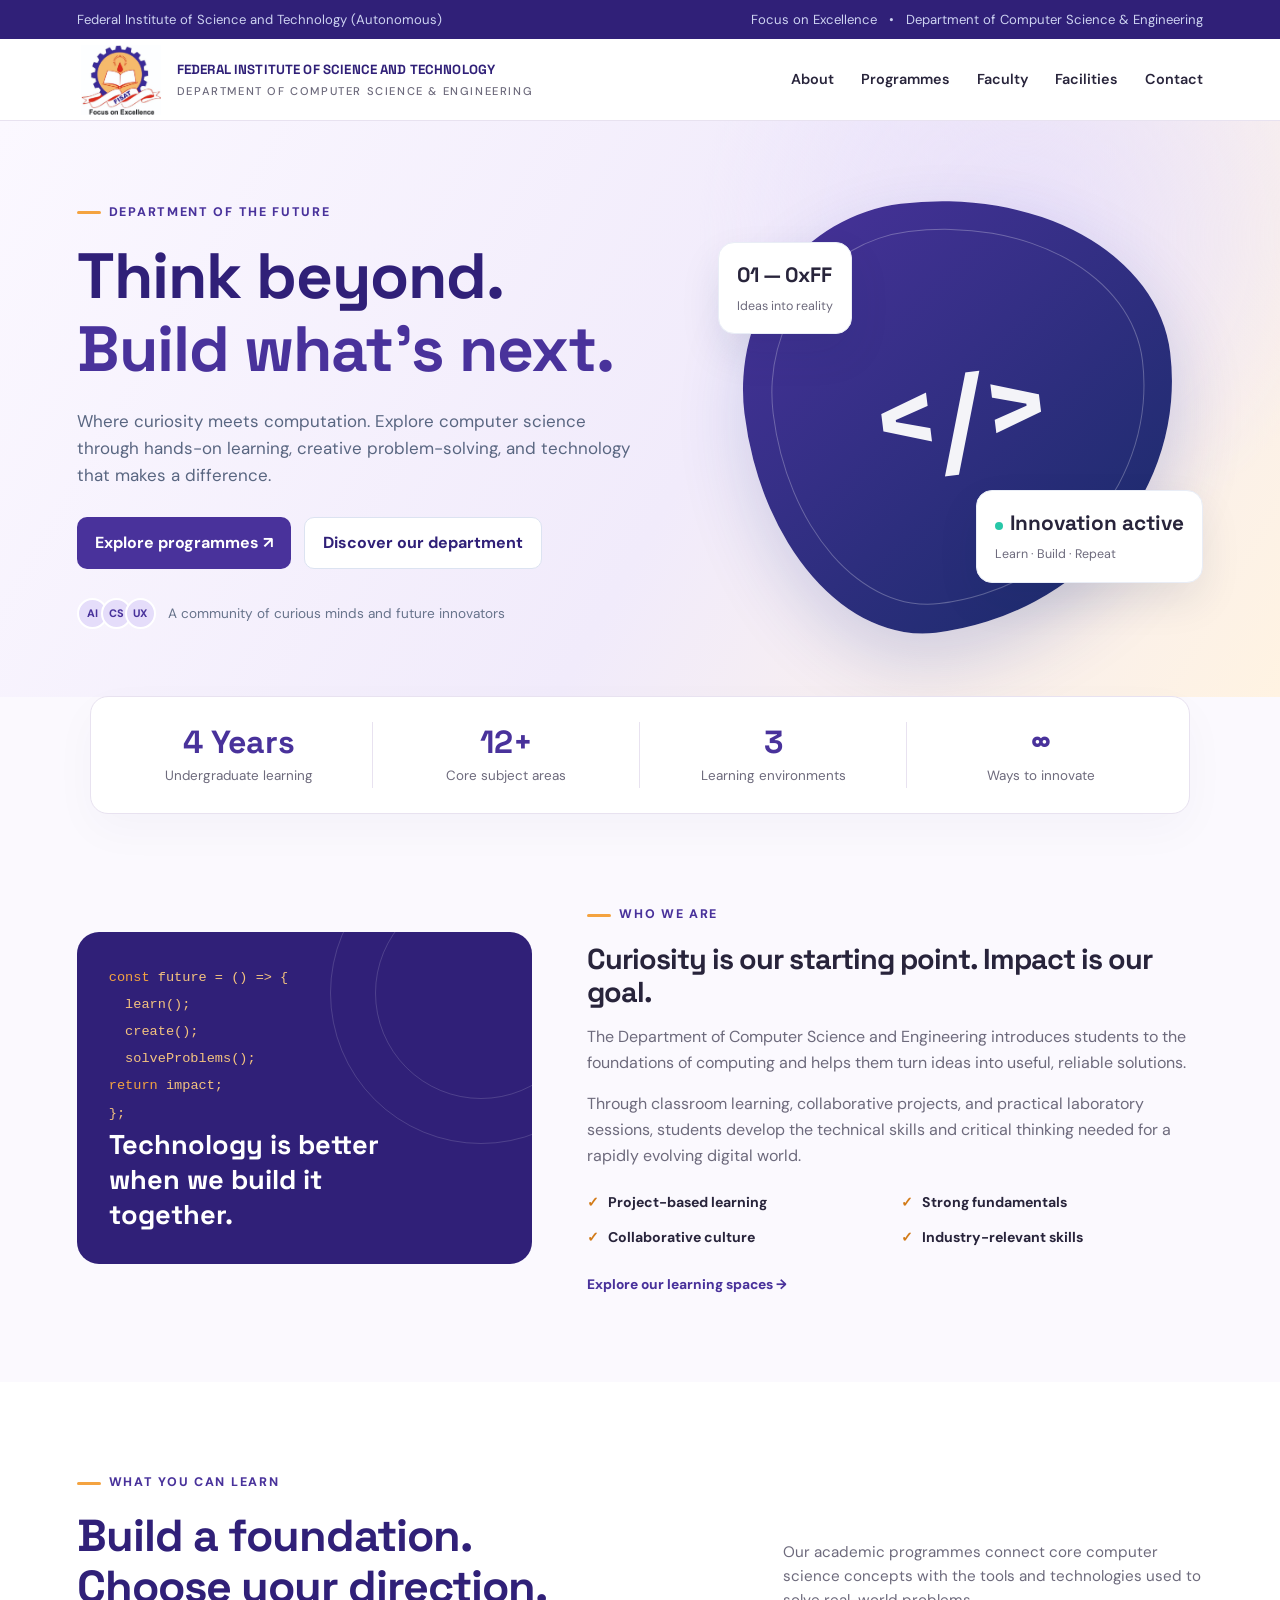
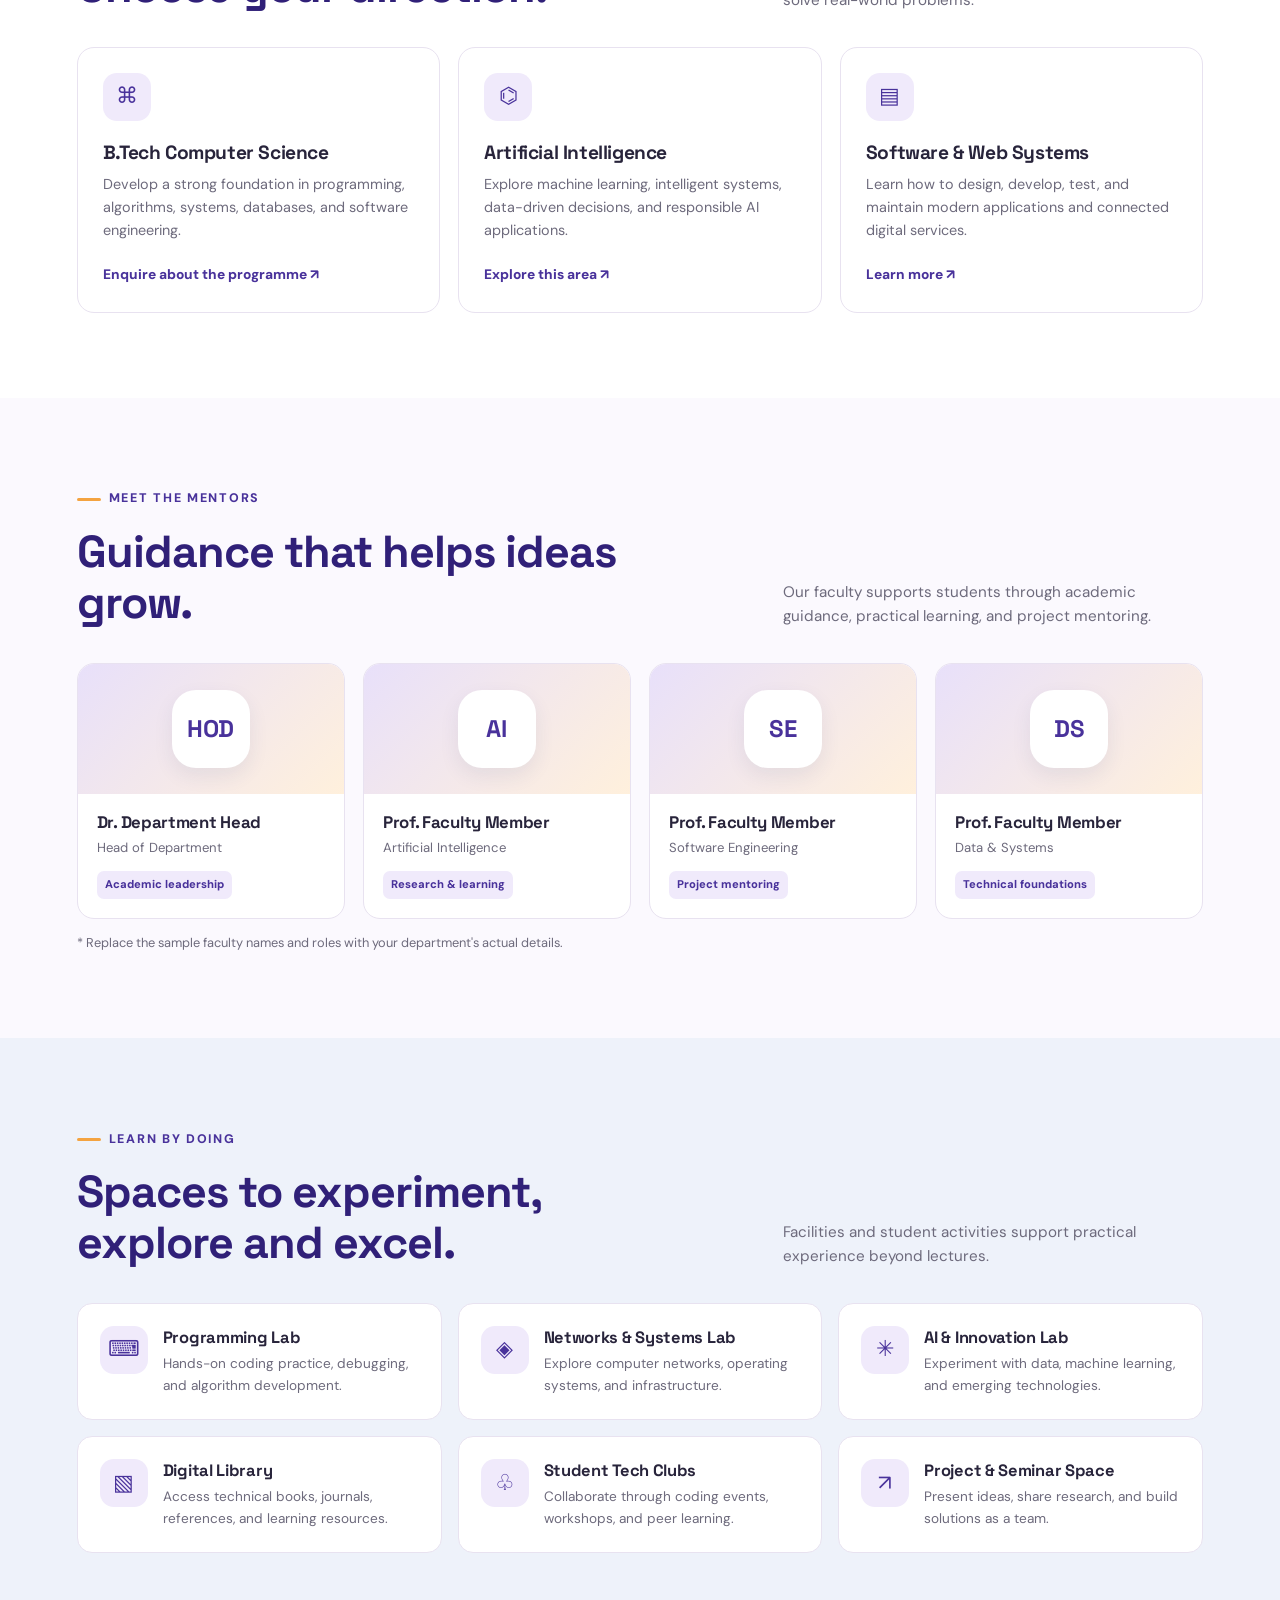
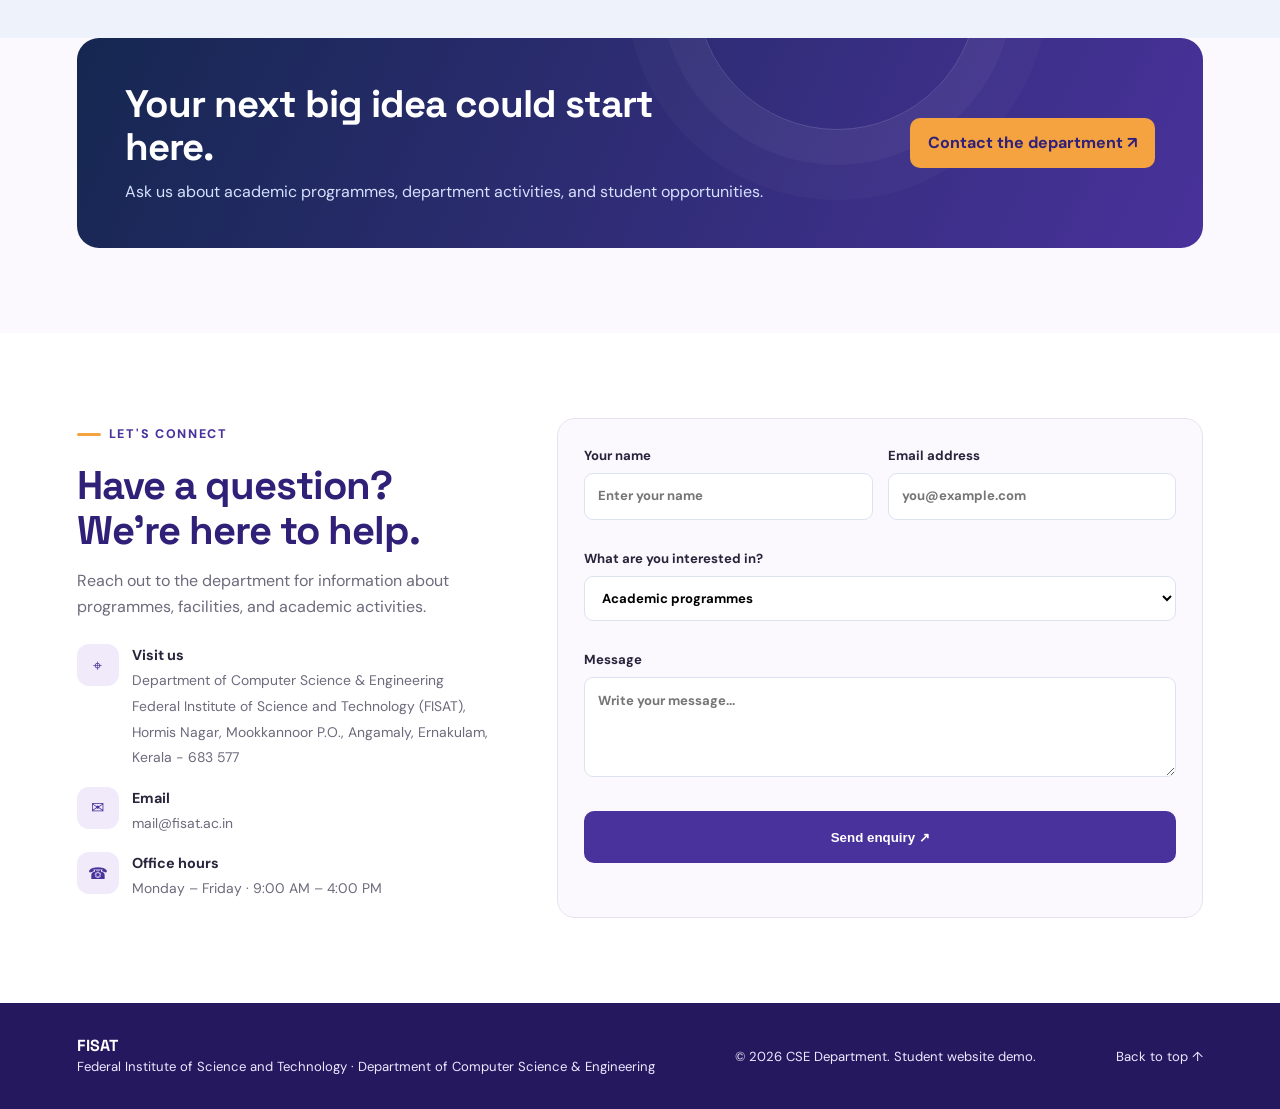
<file: index.html>
<!DOCTYPE html>
<html lang="en">
<head>
  <meta charset="UTF-8">
  <meta name="viewport" content="width=device-width, initial-scale=1.0">
  <meta name="description" content="Computer Science and Engineering Department, Federal Institute of Science and Technology (FISAT), Angamaly">
  <title>Computer Science & Engineering | FISAT</title>
  <link rel="preconnect" href="https://fonts.googleapis.com">
  <link href="https://fonts.googleapis.com/css2?family=DM+Sans:wght@400;500;600;700&family=Space+Grotesk:wght@500;600;700&display=swap" rel="stylesheet">
  <style>
    :root{--navy:#302078;--blue:#49329b;--cyan:#f4a340;--ink:#28243b;--muted:#6d6a7c;--paper:#fbf9fe;--line:#e8e2f0;--white:#fff}
    *{box-sizing:border-box;margin:0;padding:0}
    html{scroll-behavior:smooth}
    body{font-family:'DM Sans',sans-serif;color:var(--ink);background:var(--paper);line-height:1.6}
    a{text-decoration:none;color:inherit}
    .topbar{background:var(--navy);color:#dfe7ff;font-size:.82rem;padding:9px 6%;display:flex;justify-content:space-between;gap:15px;flex-wrap:wrap}
    .topbar span{opacity:.9}.nav{height:82px;background:#fff;display:flex;align-items:center;justify-content:space-between;padding:0 6%;position:sticky;top:0;z-index:20;border-bottom:1px solid var(--line)}
    .brand{display:flex;align-items:center;gap:12px;font-family:'Space Grotesk',sans-serif;font-weight:700;letter-spacing:-.4px}
    .fisat-logo{width:88px;height:70px;object-fit:contain;flex-shrink:0}.brand-text{max-width:360px;font-size:.83rem;line-height:1.3;color:var(--navy);letter-spacing:.15px}.brand small{display:block;color:var(--muted);font:600 .68rem 'DM Sans',sans-serif;letter-spacing:.55px;text-transform:uppercase;margin-top:5px}
    .logo{width:45px;height:45px;background:linear-gradient(135deg,var(--blue),#6a56b8);border-radius:14px;display:grid;place-items:center;color:white;font-size:1rem;box-shadow:0 7px 18px #49329b30}
    .brand small{display:block;color:var(--muted);font:500 .7rem 'DM Sans',sans-serif;letter-spacing:1.6px;text-transform:uppercase}
    .navlinks{display:flex;align-items:center;gap:27px;font-size:.9rem;font-weight:600}.navlinks a:hover{color:var(--blue)}
    .navbtn,.btn{display:inline-flex;align-items:center;justify-content:center;border-radius:10px;background:var(--blue);color:#fff;padding:12px 18px;font-weight:700;border:0;cursor:pointer;transition:.2s}
    .navbtn:hover,.btn:hover{transform:translateY(-2px);box-shadow:0 8px 20px #49329b30}
    .menu{display:none;background:none;border:0;font-size:1.7rem}
    .hero{padding:75px 6% 68px;background:radial-gradient(circle at 80% 20%,#e8e0fa 0,transparent 29%),linear-gradient(120deg,#fbf8ff 0%,#f1ebfb 55%,#fff3e2 100%);overflow:hidden}
    .hero-grid{max-width:1240px;margin:auto;display:grid;grid-template-columns:1.1fr .9fr;align-items:center;gap:48px}
    .eyebrow{display:inline-flex;align-items:center;gap:8px;color:var(--blue);font-size:.78rem;font-weight:800;letter-spacing:1.7px;text-transform:uppercase;margin-bottom:18px}
    .eyebrow:before{content:"";width:24px;height:3px;background:var(--cyan);border-radius:9px}
    h1,h2,h3{font-family:'Space Grotesk',sans-serif;line-height:1.13;letter-spacing:-1px}
    h1{font-size:clamp(2.8rem,5vw,4.8rem);color:var(--navy);max-width:700px}
    h1 em{font-style:normal;color:var(--blue)}
    .hero p{color:#596681;font-size:1.06rem;max-width:560px;margin:23px 0 28px}
    .actions{display:flex;gap:13px;flex-wrap:wrap}.btn.secondary{background:#fff;color:var(--navy);border:1px solid #dce3f1}
    .hero-note{display:flex;align-items:center;gap:12px;margin-top:29px;color:#67738b;font-size:.85rem}
    .avatars{display:flex}.avatar{width:31px;height:31px;border:2px solid #fff;border-radius:50%;display:grid;place-items:center;margin-left:-7px;background:#e5ddfa;font-size:.68rem;font-weight:800;color:#49329b}.avatar:first-child{margin-left:0}
    .visual{position:relative;min-height:410px;display:grid;place-items:center}
    .orb{width:min(100%,430px);aspect-ratio:1;border-radius:42% 58% 62% 38% / 44% 42% 58% 56%;background:linear-gradient(145deg,#49329b,#182b68);position:relative;transform:rotate(-7deg);box-shadow:0 30px 70px #263d9c30}
    .orb:before{content:"</>";position:absolute;inset:0;display:grid;place-items:center;color:#fff;font:700 7rem 'Space Grotesk';opacity:.95}
    .orb:after{content:"";position:absolute;inset:28px;border:1px solid #ffffff44;border-radius:inherit}
    .float-card{position:absolute;background:#fff;border:1px solid #e9edf6;border-radius:16px;padding:16px 18px;box-shadow:0 18px 40px #172a5318;transform:rotate(0deg)}
    .float-card strong{display:block;font-size:1.3rem;font-family:'Space Grotesk'}.float-card small{color:var(--muted);font-size:.78rem}
    .card-a{top:44px;left:0}.card-b{bottom:45px;right:0}.dot{display:inline-block;width:8px;height:8px;border-radius:50%;background:#28c7a8;margin-right:7px}
    .stats{max-width:1100px;margin:-1px auto 0;background:#fff;border:1px solid var(--line);border-radius:18px;display:grid;grid-template-columns:repeat(4,1fr);padding:25px 15px;box-shadow:0 16px 45px #142b5708;position:relative;z-index:2}
    .stat{text-align:center;border-right:1px solid var(--line)}.stat:last-child{border:0}.stat strong{font:700 2rem 'Space Grotesk';color:var(--blue);display:block}.stat span{font-size:.84rem;color:var(--muted)}
    section{padding:85px 6%}.container{max-width:1160px;margin:auto}.section-head{display:flex;justify-content:space-between;align-items:end;gap:25px;margin-bottom:34px}.section-head h2{font-size:clamp(2rem,3.5vw,3rem);color:var(--navy);max-width:570px}.section-head p{max-width:420px;color:var(--muted);font-size:.95rem}
    .about-grid{display:grid;grid-template-columns:.85fr 1.15fr;gap:55px;align-items:center}
    .about-art{background:var(--navy);border-radius:22px;min-height:330px;padding:32px;position:relative;overflow:hidden;color:white;display:flex;flex-direction:column;justify-content:space-between}
    .about-art:before,.about-art:after{content:"";position:absolute;border:1px solid #ffffff26;border-radius:50%;width:300px;height:300px;right:-100px;top:-90px}.about-art:after{width:210px;height:210px;right:-55px;top:-45px}
    .code-lines{font:500 .85rem monospace;color:#f4c37f;line-height:2;position:relative;z-index:1}.code-lines span{color:var(--cyan)}.art-caption{font:700 1.7rem 'Space Grotesk';position:relative;z-index:1;max-width:280px}
    .about-copy h3{font-size:1.8rem;margin-bottom:16px}.about-copy p{color:var(--muted);margin-bottom:16px}.checklist{display:grid;grid-template-columns:1fr 1fr;gap:12px;margin:23px 0}.check{font-weight:700;font-size:.88rem}.check:before{content:"✓";color:#d27b19;font-weight:900;margin-right:9px}
    .programs{background:#fff}.program-grid{display:grid;grid-template-columns:repeat(3,1fr);gap:18px}.program-card{border:1px solid var(--line);padding:25px;border-radius:17px;transition:.2s;background:#fff}.program-card:hover{transform:translateY(-5px);box-shadow:0 16px 35px #10234b0e;border-color:#d8ccef}.icon{width:48px;height:48px;border-radius:14px;background:#f0eafb;color:var(--blue);display:grid;place-items:center;font-size:1.35rem;margin-bottom:21px}.program-card h3{font-size:1.2rem;letter-spacing:-.4px;margin-bottom:10px}.program-card p{color:var(--muted);font-size:.9rem;margin-bottom:19px}.text-link{font-weight:800;color:var(--blue);font-size:.86rem}
    .faculty-grid{display:grid;grid-template-columns:repeat(4,1fr);gap:18px}.faculty{background:#fff;border:1px solid var(--line);border-radius:17px;overflow:hidden}.faculty-top{height:130px;background:linear-gradient(135deg,#e8e0fa,#fff0dc);display:grid;place-items:center}.portrait{width:78px;height:78px;border-radius:24px;background:#fff;color:var(--blue);display:grid;place-items:center;font:700 1.5rem 'Space Grotesk';box-shadow:0 8px 20px #203a7b15}.faculty-info{padding:19px}.faculty-info h3{font-size:1.05rem;letter-spacing:-.3px}.faculty-info p{font-size:.82rem;color:var(--muted);margin-top:5px}.tag{display:inline-block;margin-top:13px;background:#f0eafb;color:#49329b;border-radius:7px;padding:5px 8px;font-size:.7rem;font-weight:800}
    .facility-grid{display:grid;grid-template-columns:repeat(3,1fr);gap:16px}.facility{background:#fff;padding:22px;border-radius:15px;border:1px solid var(--line);display:flex;gap:15px}.facility .icon{flex-shrink:0;margin:0}.facility h3{font-size:1.03rem;letter-spacing:-.3px;margin:3px 0 6px}.facility p{font-size:.85rem;color:var(--muted)}
    .cta{padding:0 6% 85px}.cta-box{max-width:1160px;margin:auto;background:linear-gradient(115deg,#152750,#49329b);border-radius:22px;padding:44px 48px;color:#fff;display:flex;justify-content:space-between;align-items:center;gap:25px;position:relative;overflow:hidden}.cta-box:after{content:"";position:absolute;width:280px;height:280px;border:1px solid #ffffff2b;border-radius:50%;right:20%;top:-190px;box-shadow:0 0 0 35px #ffffff09,0 0 0 70px #ffffff06}.cta-box h2{font-size:clamp(1.8rem,3vw,2.5rem);max-width:620px}.cta-box p{color:#d6e0ff;margin-top:10px}.cta-box .btn{background:var(--cyan);color:var(--navy);white-space:nowrap;position:relative;z-index:1}
    .contact{background:#fff}.contact-grid{display:grid;grid-template-columns:.8fr 1.2fr;gap:50px}.contact-info h2{font-size:2.5rem;color:var(--navy);margin-bottom:15px}.contact-info>p{color:var(--muted);margin-bottom:25px}.contact-line{display:flex;gap:13px;margin:17px 0}.contact-line b{display:block;font-size:.9rem}.contact-line span{color:var(--muted);font-size:.87rem}.contact-icon{width:42px;height:42px;border-radius:12px;background:#f0eafb;color:var(--blue);display:grid;place-items:center;flex-shrink:0}
    form{background:var(--paper);border:1px solid var(--line);padding:26px;border-radius:18px;display:grid;grid-template-columns:1fr 1fr;gap:15px}label{font-size:.82rem;font-weight:700}input,textarea,select{width:100%;margin-top:7px;padding:12px 13px;border:1px solid #dce3ef;border-radius:9px;font:inherit;background:#fff;outline:none}input:focus,textarea:focus,select:focus{border-color:var(--blue)}.full{grid-column:1/-1}textarea{min-height:100px;resize:vertical}.form-message{font-size:.85rem;color:#49329b;align-self:center}
    footer{background:#26185f;color:#eee9ff;padding:32px 6%;display:flex;justify-content:space-between;align-items:center;gap:20px;flex-wrap:wrap;font-size:.82rem}.footer-brand{font:700 1rem 'Space Grotesk';color:#fff}footer a:hover{color:var(--cyan)}
    @media(max-width:900px){.navlinks{gap:14px}.hero-grid{grid-template-columns:1fr}.visual{min-height:330px}.orb{width:320px}.about-grid,.contact-grid{grid-template-columns:1fr}.faculty-grid{grid-template-columns:repeat(2,1fr)}.facility-grid{grid-template-columns:repeat(2,1fr)}}
    @media(max-width:650px){.topbar{justify-content:center;text-align:center}.nav{height:auto;min-height:76px;padding:7px 5%}.fisat-logo{width:62px;height:54px}.brand{gap:8px}.brand-text{font-size:.65rem;max-width:225px}.brand small{font-size:.58rem;letter-spacing:.2px}.navlinks{top:76px}.menu{display:block}.navlinks{display:none;position:absolute;top:76px;left:0;right:0;background:white;padding:20px 6%;border-bottom:1px solid var(--line);flex-direction:column;align-items:stretch}.navlinks.open{display:flex}.navbtn{display:none}.hero{padding-top:48px}.visual{min-height:290px}.orb{width:260px}.orb:before{font-size:5rem}.card-a{left:-5px;top:15px}.card-b{right:-4px;bottom:15px}.float-card{padding:11px 13px}.stats{margin:0 5%;grid-template-columns:1fr 1fr;gap:18px}.stat:nth-child(2){border:0}.stat strong{font-size:1.6rem}section{padding:62px 6%}.section-head{display:block}.section-head p{margin-top:13px}.program-grid,.facility-grid{grid-template-columns:1fr}.faculty-grid{grid-template-columns:1fr 1fr}.checklist{grid-template-columns:1fr}.cta-box{padding:30px 25px;display:block}.cta-box .btn{margin-top:22px}.contact-grid{gap:25px}form{grid-template-columns:1fr}.full{grid-column:auto}footer{justify-content:center;text-align:center}}
  </style>
</head>
<body>
  <div class="topbar"><span>Federal Institute of Science and Technology (Autonomous)</span><span>Focus on Excellence &nbsp; • &nbsp; Department of Computer Science &amp; Engineering</span></div>
  <header class="nav">
    <a href="#home" class="brand"><img class="fisat-logo" src="fisat.jpg" alt="FISAT — Focus on Excellence"><span class="brand-text">FEDERAL INSTITUTE OF SCIENCE AND TECHNOLOGY<small>Department of Computer Science &amp; Engineering</small></span></a>
    <button class="menu" aria-label="Toggle navigation" onclick="document.querySelector('.navlinks').classList.toggle('open')">☰</button>
    <nav class="navlinks"><a href="#about">About</a><a href="#programs">Programmes</a><a href="#faculty">Faculty</a><a href="#facilities">Facilities</a><a href="#contact">Contact</a></nav>
    <!-- <a class="navbtn" href="https://fisat.ac.in/" target="_blank" rel="noopener">FISAT Website ↗</a> -->
  </header>

  <main>
    <section class="hero" id="home">
      <div class="hero-grid">
        <div>
          <div class="eyebrow">Department of the future</div>
          <h1>Think beyond.<br><em>Build what's next.</em></h1>
          <p>Where curiosity meets computation. Explore computer science through hands-on learning, creative problem-solving, and technology that makes a difference.</p>
          <div class="actions"><a class="btn" href="#programs">Explore programmes ↗</a><a class="btn secondary" href="#about">Discover our department</a></div>
          <div class="hero-note"><div class="avatars"><span class="avatar">AI</span><span class="avatar">CS</span><span class="avatar">UX</span></div><span>A community of curious minds and future innovators</span></div>
        </div>
        <div class="visual" aria-label="Abstract coding illustration">
          <div class="orb"></div>
          <div class="float-card card-a"><strong>01 — 0xFF</strong><small>Ideas into reality</small></div>
          <div class="float-card card-b"><strong><span class="dot"></span>Innovation active</strong><small>Learn · Build · Repeat</small></div>
        </div>
      </div>
    </section>

    <div class="stats">
      <div class="stat"><strong>4 Years</strong><span>Undergraduate learning</span></div>
      <div class="stat"><strong>12+</strong><span>Core subject areas</span></div>
      <div class="stat"><strong>3</strong><span>Learning environments</span></div>
      <div class="stat"><strong>∞</strong><span>Ways to innovate</span></div>
    </div>

    <section id="about">
      <div class="container about-grid">
        <div class="about-art"><div class="code-lines"><span>const</span> future = () =&gt; {<br>&nbsp;&nbsp;learn();<br>&nbsp;&nbsp;create();<br>&nbsp;&nbsp;solveProblems();<br><span>return</span> impact;<br>};</div><div class="art-caption">Technology is better when we build it together.</div></div>
        <div class="about-copy"><div class="eyebrow">Who we are</div><h3>Curiosity is our starting point. Impact is our goal.</h3><p>The Department of Computer Science and Engineering introduces students to the foundations of computing and helps them turn ideas into useful, reliable solutions.</p><p>Through classroom learning, collaborative projects, and practical laboratory sessions, students develop the technical skills and critical thinking needed for a rapidly evolving digital world.</p><div class="checklist"><span class="check">Project-based learning</span><span class="check">Strong fundamentals</span><span class="check">Collaborative culture</span><span class="check">Industry-relevant skills</span></div><a class="text-link" href="#facilities">Explore our learning spaces →</a></div>
      </div>
    </section>

    <section class="programs" id="programs">
      <div class="container"><div class="section-head"><div><div class="eyebrow">What you can learn</div><h2>Build a foundation.<br>Choose your direction.</h2></div><p>Our academic programmes connect core computer science concepts with the tools and technologies used to solve real-world problems.</p></div>
        <div class="program-grid">
          <article class="program-card"><div class="icon">⌘</div><h3>B.Tech Computer Science</h3><p>Develop a strong foundation in programming, algorithms, systems, databases, and software engineering.</p><a class="text-link" href="#contact">Enquire about the programme ↗</a></article>
          <article class="program-card"><div class="icon">⌬</div><h3>Artificial Intelligence</h3><p>Explore machine learning, intelligent systems, data-driven decisions, and responsible AI applications.</p><a class="text-link" href="#contact">Explore this area ↗</a></article>
          <article class="program-card"><div class="icon">▤</div><h3>Software & Web Systems</h3><p>Learn how to design, develop, test, and maintain modern applications and connected digital services.</p><a class="text-link" href="#contact">Learn more ↗</a></article>
        </div>
      </div>
    </section>

    <section id="faculty">
      <div class="container"><div class="section-head"><div><div class="eyebrow">Meet the mentors</div><h2>Guidance that helps ideas grow.</h2></div><p>Our faculty supports students through academic guidance, practical learning, and project mentoring.</p></div>
        <div class="faculty-grid">
          <article class="faculty"><div class="faculty-top"><div class="portrait">HOD</div></div><div class="faculty-info"><h3>Dr. Department Head</h3><p>Head of Department</p><span class="tag">Academic leadership</span></div></article>
          <article class="faculty"><div class="faculty-top"><div class="portrait">AI</div></div><div class="faculty-info"><h3>Prof. Faculty Member</h3><p>Artificial Intelligence</p><span class="tag">Research & learning</span></div></article>
          <article class="faculty"><div class="faculty-top"><div class="portrait">SE</div></div><div class="faculty-info"><h3>Prof. Faculty Member</h3><p>Software Engineering</p><span class="tag">Project mentoring</span></div></article>
          <article class="faculty"><div class="faculty-top"><div class="portrait">DS</div></div><div class="faculty-info"><h3>Prof. Faculty Member</h3><p>Data & Systems</p><span class="tag">Technical foundations</span></div></article>
        </div>
        <p style="color:var(--muted);font-size:.8rem;margin-top:14px">* Replace the sample faculty names and roles with your department's actual details.</p>
      </div>
    </section>

    <section id="facilities" style="background:#eef2fa">
      <div class="container"><div class="section-head"><div><div class="eyebrow">Learn by doing</div><h2>Spaces to experiment, explore and excel.</h2></div><p>Facilities and student activities support practical experience beyond lectures.</p></div>
        <div class="facility-grid">
          <article class="facility"><div class="icon">⌨</div><div><h3>Programming Lab</h3><p>Hands-on coding practice, debugging, and algorithm development.</p></div></article>
          <article class="facility"><div class="icon">◈</div><div><h3>Networks & Systems Lab</h3><p>Explore computer networks, operating systems, and infrastructure.</p></div></article>
          <article class="facility"><div class="icon">✳</div><div><h3>AI & Innovation Lab</h3><p>Experiment with data, machine learning, and emerging technologies.</p></div></article>
          <article class="facility"><div class="icon">▧</div><div><h3>Digital Library</h3><p>Access technical books, journals, references, and learning resources.</p></div></article>
          <article class="facility"><div class="icon">♧</div><div><h3>Student Tech Clubs</h3><p>Collaborate through coding events, workshops, and peer learning.</p></div></article>
          <article class="facility"><div class="icon">↗</div><div><h3>Project & Seminar Space</h3><p>Present ideas, share research, and build solutions as a team.</p></div></article>
        </div>
      </div>
    </section>

    <div class="cta"><div class="cta-box"><div><h2>Your next big idea could start here.</h2><p>Ask us about academic programmes, department activities, and student opportunities.</p></div><a class="btn" href="#contact">Contact the department ↗</a></div></div>

    <section class="contact" id="contact">
      <div class="container contact-grid">
        <div class="contact-info"><div class="eyebrow">Let's connect</div><h2>Have a question?<br>We're here to help.</h2><p>Reach out to the department for information about programmes, facilities, and academic activities.</p>
          <div class="contact-line"><div class="contact-icon">⌖</div><div><b>Visit us</b><span>Department of Computer Science & Engineering<br>Federal Institute of Science and Technology (FISAT), Hormis Nagar, Mookkannoor P.O., Angamaly, Ernakulam, Kerala - 683 577</span></div></div>
          <div class="contact-line"><div class="contact-icon">✉</div><div><b>Email</b><span>mail@fisat.ac.in</span></div></div>
          <div class="contact-line"><div class="contact-icon">☎</div><div><b>Office hours</b><span>Monday – Friday · 9:00 AM – 4:00 PM</span></div></div>
        </div>
        <form id="contactForm">
          <label>Your name<input required type="text" placeholder="Enter your name"></label>
          <label>Email address<input required type="email" placeholder="you@example.com"></label>
          <label class="full">What are you interested in?<select><option>Academic programmes</option><option>Faculty and department</option><option>Laboratories and facilities</option><option>Other enquiry</option></select></label>
          <label class="full">Message<textarea required placeholder="Write your message..."></textarea></label>
          <button class="btn full" type="submit">Send enquiry ↗</button><div class="form-message full" id="formMessage" aria-live="polite"></div>
        </form>
      </div>
    </section>
  </main>
  <footer><div><div class="footer-brand">FISAT</div><span>Federal Institute of Science and Technology · Department of Computer Science &amp; Engineering</span></div><span>© <span id="year"></span> CSE Department. Student website demo.</span><a href="#home">Back to top ↑</a></footer>
  <script>
    document.getElementById('year').textContent = new Date().getFullYear();
    document.getElementById('contactForm').addEventListener('submit', function(e){
      e.preventDefault();
      document.getElementById('formMessage').textContent = 'Thank you! This demo form is ready to connect to a backend.';
      this.reset();
    });
  </script>
</body>
</html>
</file>
